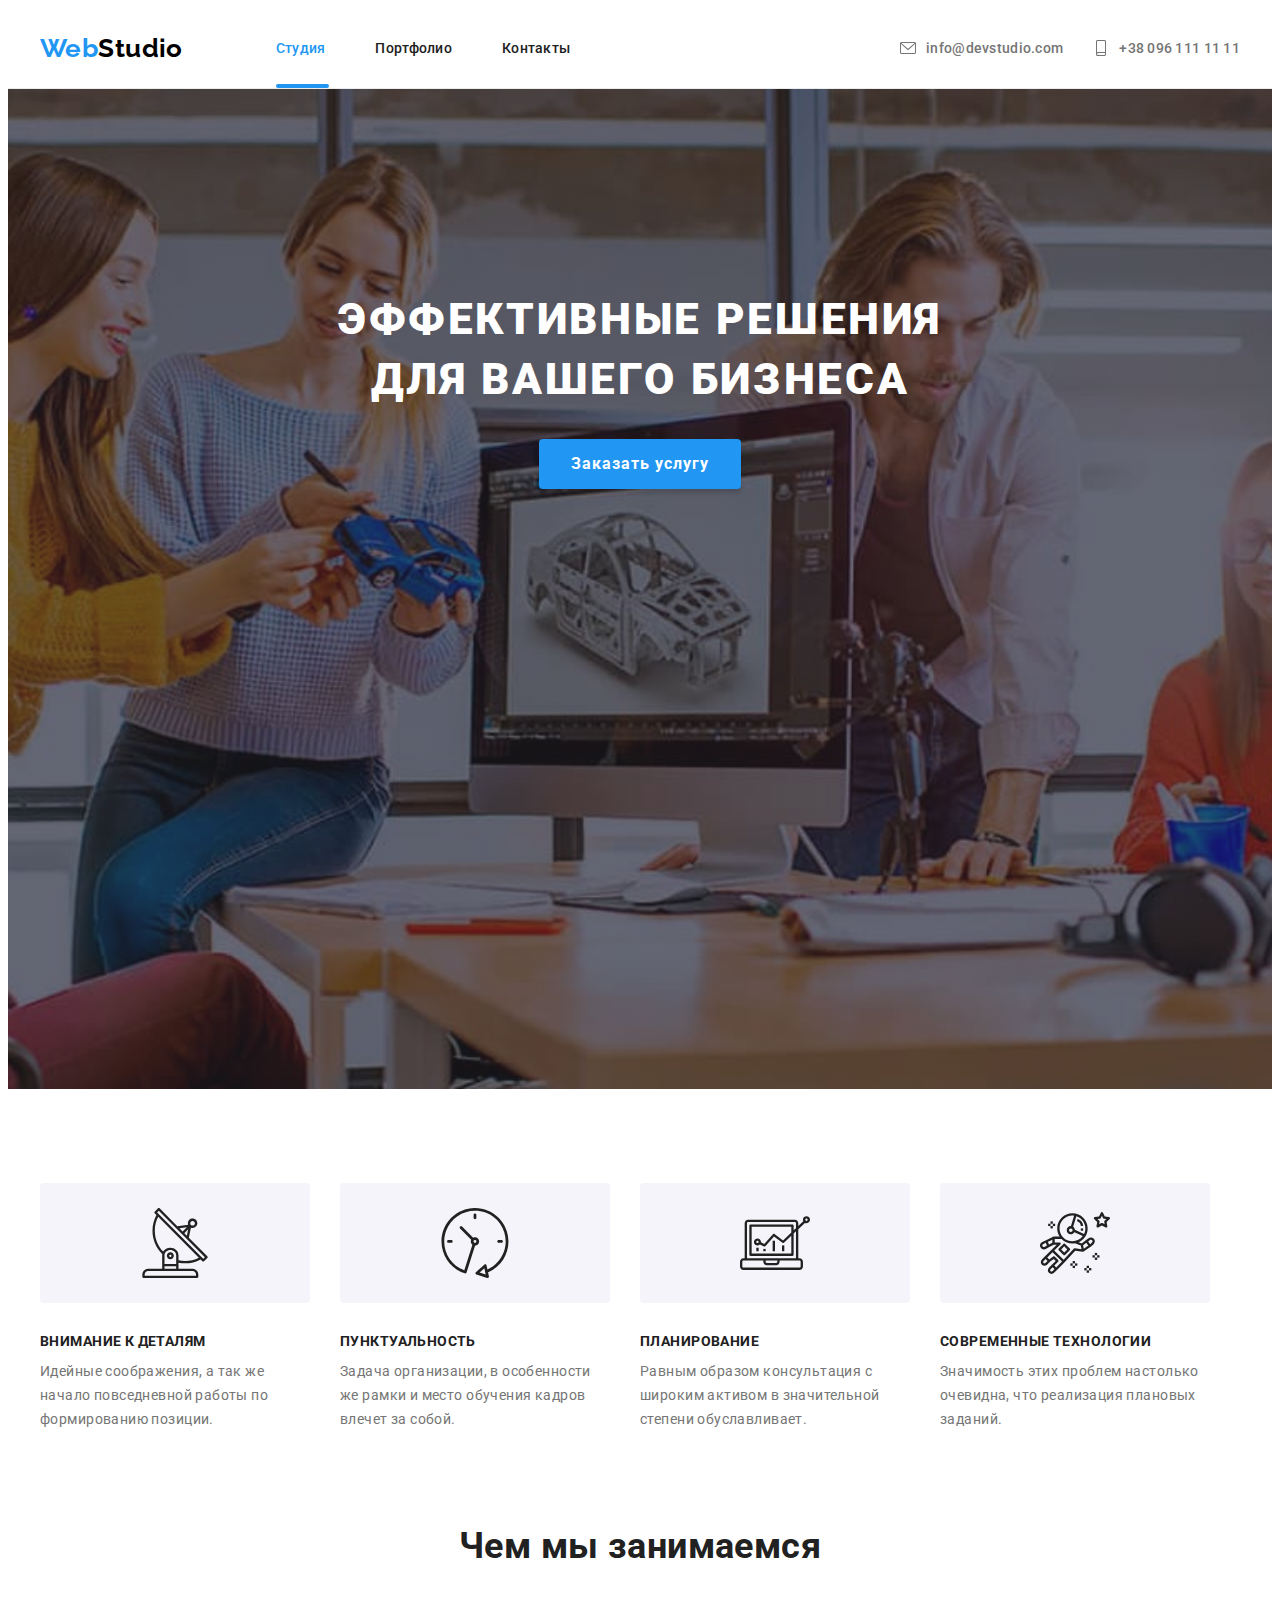
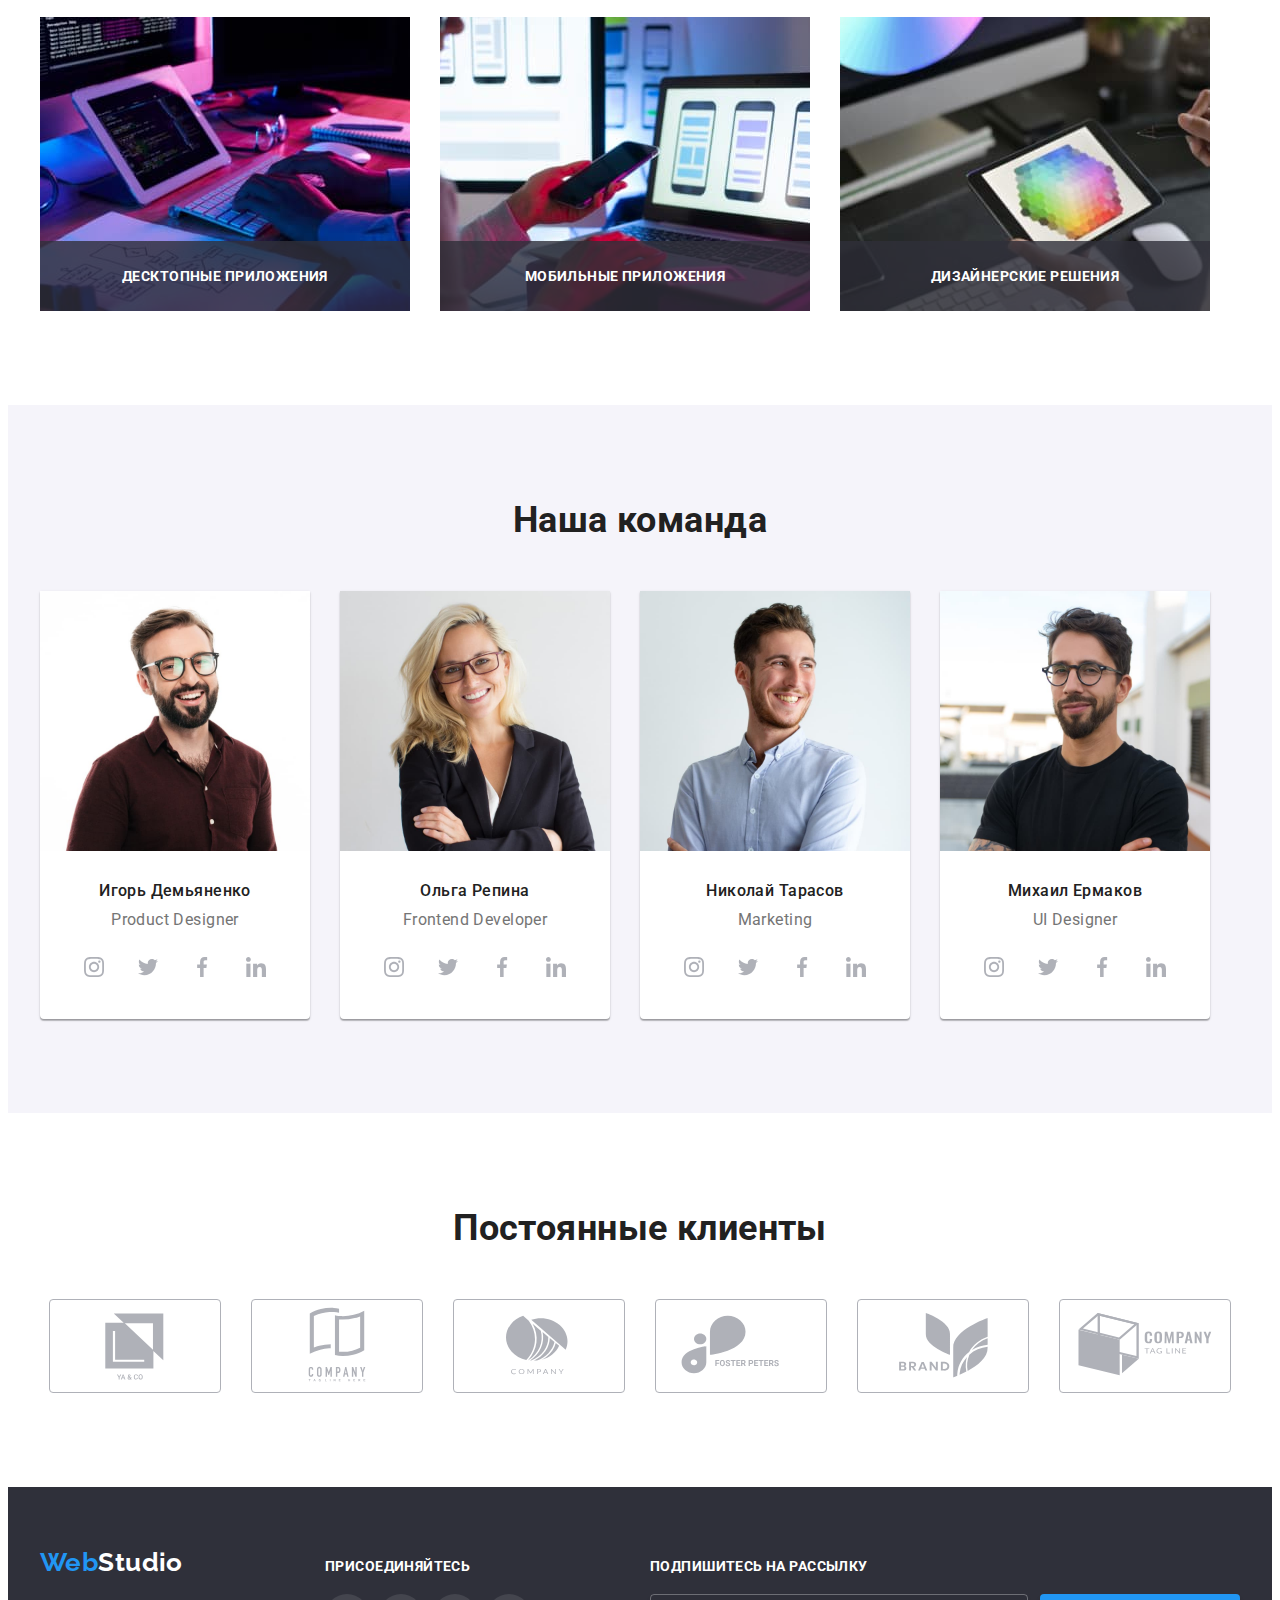
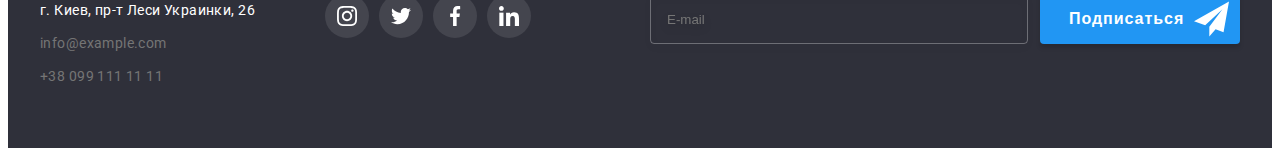
<file: index.html>
<!DOCTYPE html>
<html lang="ru">
  <head>
    <meta charset="UTF-8" />
    <meta http-equiv="X-UA-Compatible" content="IE=edge" />
    <meta name="viewport" content="width=device-width, initial-scale=1.0" />
    <title>WebStudio</title>
    <!-- !Normalize -->
    <link
      rel="stylesheet"
      href="https://cdnjs.cloudflare.com/ajax/libs/modern-normalize/1.1.0/modern-normalize.min.css"
      integrity="sha512-wpPYUAdjBVSE4KJnH1VR1HeZfpl1ub8YT/NKx4PuQ5NmX2tKuGu6U/JRp5y+Y8XG2tV+wKQpNHVUX03MfMFn9Q=="
      crossorigin="anonymous"
      referrerpolicy="no-referrer"
    />
    <link rel="preconnect" href="https://fonts.googleapis.com" />
    <link rel="preconnect" href="https://fonts.gstatic.com" crossorigin />
    <link
      href="https://fonts.googleapis.com/css2?family=Raleway:wght@700&family=Roboto:wght@400;500;700;900&display=swap"
      rel="stylesheet"
    />
    <link rel="stylesheet" href="./css/main.min.css" />
  </head>
  <body>
    <!-- ! header -->
    <header class="header">
      <div class="container flex_container">
        <a href="./index.html" class="Web logo">Web<span class="Studio">Studio</span></a>
        <!-- * header-nav  -->
        <nav class="header-nav">
          <ul class="header-nav__list list">
            <li class="header-nav__item">
              <a href="./index.html" class="header-nav__link current">Студия</a>
              <div class="current_page"></div>
            </li>
            <li class="header-nav__item">
              <a href="./portfolio.html" class="header-nav__link">Портфолио</a>
            </li>
            <li class="header-nav__item">
              <a href="#" class="header-nav__link">Контакты</a>
            </li>
          </ul>
        </nav>
        <!-- header-contacts -->
        <ul class="header-contacts__list list">
          <li class="header-contacts__item">
            <a href="mailto:info@devstudio.com" class="header-contacts__link">
              <svg class="header-contacts__icon">
                <use href="./images/symbol-defs.svg#icon-envelope"></use>
              </svg>
              info@devstudio.com
            </a>
          </li>

          <li>
            <a href="tel:+380961111111" class="header-contacts__link">
              <svg class="header-contacts__icon">
                <use href="./images/symbol-defs.svg#icon-smartphone"></use>
              </svg>
              +38 096 111 11 11
            </a>
          </li>
        </ul>
      </div>
    </header>

    <!-- ! main -->
    <main>
      <section class="main">
        <div class="container">
          <h1 class="main_tittle">Эффективные решения для вашего бизнеса</h1>
          <!-- * button -->
          <button type="button" class="main__button" data-modal-open>Заказать услугу</button>

          <!-- ? ======###### modal js #######======= -->
          <div class="backdrop is-hidden" data-modal>
            <div class="modal">
              <p class="modal__title">Оставьте свои данные, мы вам перезвоним</p>
              <form class="modal__form">
                <label class="modal-label">
                  <span class="modal-label__text"> Имя </span>
                  <input
                    type="text"
                    name="username"
                    class="modal-label__input"
                    required
                    minlength="3"
                  />
                  <svg class="modal-label__icon">
                    <use href="./images/icon.svg#icon-person"></use>
                  </svg>
                </label>
                <label class="modal-label">
                  <span class="modal-label__text"> Телефон </span>
                  <input
                    type="tel"
                    name="number"
                    class="modal-label__input"
                    required
                    minlength="7"
                  />
                  <svg class="modal-label__icon">
                    <use href="./images/icon.svg#icon-phone"></use>
                  </svg>
                </label>
                <label class="modal-label">
                  <span class="modal-label__text"> Почта </span>
                  <input type="email" name="user-mail" class="modal-label__input" required />
                  <svg class="modal-label__icon">
                    <use href="./images/icon.svg#icon-email"></use>
                  </svg>
                </label>
                <label class="modal-label modal-label-last">
                  <span class="modal-label__text">Комментарий</span>
                  <textarea
                    name="feedback"
                    id="feedback"
                    cols="30"
                    rows="10"
                    placeholder="Введите текст"
                    class="modal__feedback"
                  ></textarea>
                </label>
                <div class="modal-checkbox__container">
                  <input
                    type="checkbox"
                    class="modal-checkbox__checkbox"
                    id="checkbox"
                    name="checkbox"
                  />
                  <label for="checkbox" class="modal-checkbox__label">
                    <p class="modal-checkbox__text">
                      Соглашаюсь с рассылкой и принимаю
                      <a href="#" class="modal-checkbox__link">Условия договора</a>
                    </p>
                  </label>
                </div>
                <button type="submit" class="modal__submit">Отправить</button>
              </form>
              <button class="modal__closeBtn" data-modal-close>
                <svg class="modal_closeBtnIcon">
                  <use href="./images/icon.svg#icon-close-button"></use>
                </svg>
              </button>
            </div>
          </div>
        </div>
      </section>

      <!-- * traits section -->
      <section class="section">
        <div class="container">
          <h2 class="visually-hidden">text</h2>
          <ul class="main-traits__list">
            <li>
              <div class="main-traits__svgContainer">
                <svg class="main-traits__icon">
                  <use href="./images/symbol-defs.svg#icon-antenna"></use>
                </svg>
              </div>
              <h3 class="main-traits__title">Внимание к деталям</h3>
              <p class="main-traits__subtitle">
                Идейные соображения, а так же начало повседневной работы по формированию позиции.
              </p>
            </li>
            <li>
              <div class="main-traits__svgContainer">
                <svg class="main-traits__icon">
                  <use href="./images/symbol-defs.svg#icon-clock"></use>
                </svg>
              </div>
              <h3 class="main-traits__title">Пунктуальность</h3>
              <p class="main-traits__subtitle">
                Задача организации, в особенности же рамки и место обучения кадров влечет за собой.
              </p>
            </li>

            <li>
              <div class="main-traits__svgContainer">
                <svg class="main-traits__icon">
                  <use href="./images/symbol-defs.svg#icon-diagram"></use>
                </svg>
              </div>
              <h3 class="main-traits__title">Планирование</h3>
              <p class="main-traits__subtitle">
                Равным образом консультация с широким активом в значительной степени обуславливает.
              </p>
            </li>

            <li>
              <div class="main-traits__svgContainer">
                <svg class="main-traits__icon">
                  <use href="./images/symbol-defs.svg#icon-astronaut"></use>
                </svg>
              </div>
              <h3 class="main-traits__title">Современные технологии</h3>
              <p class="main-traits__subtitle">
                Значимость этих проблем настолько очевидна, что реализация плановых заданий.
              </p>
            </li>
          </ul>
        </div>
      </section>

      <!-- * what are we doing section -->
      <section class="main-wawd section">
        <div class="container">
          <h2 class="main-wawd__title">Чем мы занимаемся</h2>
          <ul class="main-wawd__list list">
            <li class="main-wawd__item">
              <img src="./images/work1.jpg" alt="work_pic1" width="370" height="294" />
              <p class="main-wawd__description">Десктопные приложения</p>
            </li>

            <li class="main-wawd__item">
              <img src="./images/work2.jpg" alt="work_pic2" width="370" height="294" />
              <p class="main-wawd__description">Мобильные приложения</p>
            </li>

            <li class="main-wawd__item">
              <img src="./images/work3.jpg" alt="work_pic3" width="370" height="294" />
              <p class="main-wawd__description">Дизайнерские решения</p>
            </li>
          </ul>
        </div>
      </section>

      <!--*our team section  -->
      <section class="main-team section">
        <div class="container">
          <h2 class="main-team__text">Наша команда</h2>
          <ul class="main-team__list">
            <!-- ! 1st -->
            <li class="main-team__item">
              <img src="./images/worker1.jpg" alt="Product_Designer" width="270" height="260" />
              <div class="main-team__textContainer">
                <h3 class="main-team__name">Игорь Демьяненко</h3>
                <p class="main-team__job">Product Designer</p>
                <ul class="main-team__linkslist">
                  <li>
                    <a href="https://www.instagram.com" class="main-team__link"
                      ><svg class="main-team__icon">
                        <use href="./images/symbol-defs.svg#icon-instagram"></use>
                      </svg>
                    </a>
                  </li>
                  <li>
                    <a href="https://twitter.com/?lang=ru" class="main-team__link">
                      <svg class="main-team__icon">
                        <use href="./images/symbol-defs.svg#icon-twitter"></use>
                      </svg>
                    </a>
                  </li>
                  <li>
                    <a href="https://uk-ua.facebook.com" class="main-team__link">
                      <svg class="main-team__icon">
                        <use href="./images/symbol-defs.svg#icon-facebook"></use>
                      </svg>
                    </a>
                  </li>
                  <li>
                    <a
                      href="https://www.linkedin.com/in/владислав-ульянеев-21a133240/"
                      class="main-team__link"
                    >
                      <svg class="main-team__icon">
                        <use href="./images/symbol-defs.svg#icon-linkedin"></use>
                      </svg>
                    </a>
                  </li>
                </ul>
              </div>
            </li>
            <!-- ! 2nd -->
            <li class="main-team__item">
              <img src="./images/worker2.jpg" alt="Frontend_Developer" width="270" height="260" />
              <div class="main-team__textContainer">
                <h3 class="main-team__name">Ольга Репина</h3>
                <p class="main-team__job">Frontend Developer</p>
                <ul class="main-team__linkslist">
                  <li>
                    <a href="https://www.instagram.com" class="main-team__link">
                      <svg class="main-team__icon">
                        <use href="./images/symbol-defs.svg#icon-instagram"></use>
                      </svg>
                    </a>
                  </li>
                  <li>
                    <a href="https://twitter.com/?lang=ru" class="main-team__link">
                      <svg class="main-team__icon">
                        <use href="./images/symbol-defs.svg#icon-twitter"></use>
                      </svg>
                    </a>
                  </li>
                  <li>
                    <a href="https://uk-ua.facebook.com" class="main-team__link">
                      <svg class="main-team__icon">
                        <use href="./images/symbol-defs.svg#icon-facebook"></use>
                      </svg>
                    </a>
                  </li>
                  <li>
                    <a
                      href="https://www.linkedin.com/in/владислав-ульянеев-21a133240/"
                      class="main-team__link"
                    >
                      <svg class="main-team__icon">
                        <use href="./images/symbol-defs.svg#icon-linkedin"></use>
                      </svg>
                    </a>
                  </li>
                </ul>
              </div>
            </li>
            <!-- ! 3rd -->
            <li class="main-team__item">
              <img src="./images/worker3.jpg" alt="Marketing" width="270" height="260" />
              <div class="main-team__textContainer">
                <h3 class="main-team__name">Николай Тарасов</h3>
                <p class="main-team__job">Marketing</p>
                <ul class="main-team__linkslist">
                  <li>
                    <a href="https://www.instagram.com" class="main-team__link"
                      ><svg class="main-team__icon">
                        <use href="./images/symbol-defs.svg#icon-instagram"></use>
                      </svg>
                    </a>
                  </li>
                  <li>
                    <a href="https://twitter.com/?lang=ru" class="main-team__link">
                      <svg class="main-team__icon">
                        <use href="./images/symbol-defs.svg#icon-twitter"></use>
                      </svg>
                    </a>
                  </li>
                  <li>
                    <a href="https://uk-ua.facebook.com" class="main-team__link">
                      <svg class="main-team__icon">
                        <use href="./images/symbol-defs.svg#icon-facebook"></use>
                      </svg>
                    </a>
                  </li>
                  <li>
                    <a
                      href="https://www.linkedin.com/in/владислав-ульянеев-21a133240/"
                      class="main-team__link"
                    >
                      <svg class="main-team__icon">
                        <use href="./images/symbol-defs.svg#icon-linkedin"></use>
                      </svg>
                    </a>
                  </li>
                </ul>
              </div>
            </li>
            <!-- ! 4th -->
            <li class="main-team__item">
              <img src="./images/worker4.jpg" alt="UI_Designer" width="270" height="260" />
              <div class="main-team__textContainer">
                <h3 class="main-team__name">Михаил Ермаков</h3>
                <p class="main-team__job">UI Designer</p>
                <ul class="main-team__linkslist">
                  <li>
                    <a href="https://www.instagram.com" class="main-team__link"
                      ><svg class="main-team__icon">
                        <use href="./images/symbol-defs.svg#icon-instagram"></use>
                      </svg>
                    </a>
                  </li>
                  <li>
                    <a href="https://twitter.com/?lang=ru" class="main-team__link">
                      <svg class="main-team__icon">
                        <use href="./images/symbol-defs.svg#icon-twitter"></use>
                      </svg>
                    </a>
                  </li>
                  <li>
                    <a href="https://uk-ua.facebook.com" class="main-team__link">
                      <svg class="main-team__icon">
                        <use href="./images/symbol-defs.svg#icon-facebook"></use>
                      </svg>
                    </a>
                  </li>
                  <li>
                    <a
                      href="https://www.linkedin.com/in/владислав-ульянеев-21a133240/"
                      class="main-team__link"
                    >
                      <svg class="main-team__icon">
                        <use href="./images/symbol-defs.svg#icon-linkedin"></use>
                      </svg>
                    </a>
                  </li>
                </ul>
              </div>
            </li>
          </ul>
        </div>
      </section>

      <!--*customers section -->
      <section class="section">
        <div class="container">
          <h2 class="main-customers__title">Постоянные клиенты</h2>
          <ul class="main-customers__list">
            <li>
              <a href="#" class="main-customers__link">
                <svg class="main-customers__icon">
                  <use href="./images/symbol-defs.svg#icon-logo-1"></use>
                </svg>
              </a>
            </li>
            <li>
              <a href="#" class="main-customers__link">
                <svg class="main-customers__icon">
                  <use href="./images/symbol-defs.svg#icon-logo-2"></use>
                </svg>
              </a>
            </li>
            <li>
              <a href="#" class="main-customers__link">
                <svg class="main-customers__icon">
                  <use href="./images/symbol-defs.svg#icon-logo-3"></use>
                </svg>
              </a>
            </li>
            <li>
              <a href="#" class="main-customers__link">
                <svg class="main-customers__icon">
                  <use href="./images/symbol-defs.svg#icon-logo-4"></use>
                </svg>
              </a>
            </li>
            <li>
              <a href="#" class="main-customers__link">
                <svg class="main-customers__icon">
                  <use href="./images/symbol-defs.svg#icon-logo-5"></use>
                </svg>
              </a>
            </li>
            <li class="main-customers-item">
              <a href="#" class="main-customers__link">
                <svg class="main-customers__icon">
                  <use href="./images/symbol-defs.svg#icon-logo-6"></use>
                </svg>
              </a>
            </li>
          </ul>
        </div>
      </section>
    </main>

    <!-- ! footer -->
    <footer class="footer">
      <div class="container join-link-container">
        <!-- *address container-->
        <div>
          <a href="./index.html" class="footer_web webstudio"
            >Web<span class="footer_studio">Studio</span>
          </a>
          <!-- *##### address ##### -->
          <address>
            <ul>
              <!-- *footer map -->
              <li class="footer__contacts">
                <a
                  href="https://goo.gl/maps/mLrUPEMYMxBehZcJ7"
                  target="_blank"
                  rel="noopener nofollow"
                  class="footer__map"
                  >г. Киев, пр-т Леси Украинки, 26
                </a>
              </li>
              <li class="footer__contacts">
                <a href="mailto:info@example.com" class="footer__contacts">info@example.com</a>
              </li>
              <li class="footer__contacts">
                <a href="tel:+38099111111" class="footer__contacts">+38 099 111 11 11 </a>
              </li>
            </ul>
          </address>
        </div>
        <!-- *join container -->
        <div class="footer-join">
          <p class="footer-join__text">Присоединяйтесь</p>
          <ul class="main-team__linkslist">
            <li class="main-team__icon-item footer-join__item">
              <a href="https://www.instagram.com" class="main-team__link footer-join__link">
                <svg class="main-team__icon">
                  <use href="./images/symbol-defs.svg#icon-instagram"></use>
                </svg>
              </a>
            </li>
            <li class="main-team__icon-item footer-join__item">
              <a href="https://twitter.com/?lang=ru" class="main-team__link footer-join__link">
                <svg class="main-team__icon">
                  <use href="./images/symbol-defs.svg#icon-twitter"></use>
                </svg>
              </a>
            </li>
            <li class="main-team__icon-item footer-join__item">
              <a href="https://uk-ua.facebook.com" class="main-team__link footer-join__link">
                <svg class="main-team__icon">
                  <use href="./images/symbol-defs.svg#icon-facebook"></use>
                </svg>
              </a>
            </li>
            <li class="main-team__icon-item footer-join__item">
              <a
                href="https://www.linkedin.com/in/владислав-ульянеев-21a133240/"
                class="main-team__link footer-join__link"
              >
                <svg class="main-team__icon">
                  <use href="./images/symbol-defs.svg#icon-linkedin"></use>
                </svg>
              </a>
            </li>
          </ul>
        </div>
        <!-- *subscription container -->
        <div class="footer-subscription">
          <p class="footer-subscription__title">Подпишитесь на рассылку</p>
          <form>
            <label class="footer-subscription__label">
              <input
                type="email"
                name="subscr-email"
                placeholder="E-mail"
                required
                class="footer-subscription__input"
              />
              <button class="footer-subscription__button">
                Подписаться
                <svg class="footer-subscription__icon">
                  <use href="./images/icon.svg#icon-send"></use>
                </svg>
              </button>
            </label>
          </form>
        </div>
      </div>
    </footer>

    <!-- ! ##### js script ##### ! -->
    <script src="./js/modal.js"></script>
  </body>
</html>
</file>
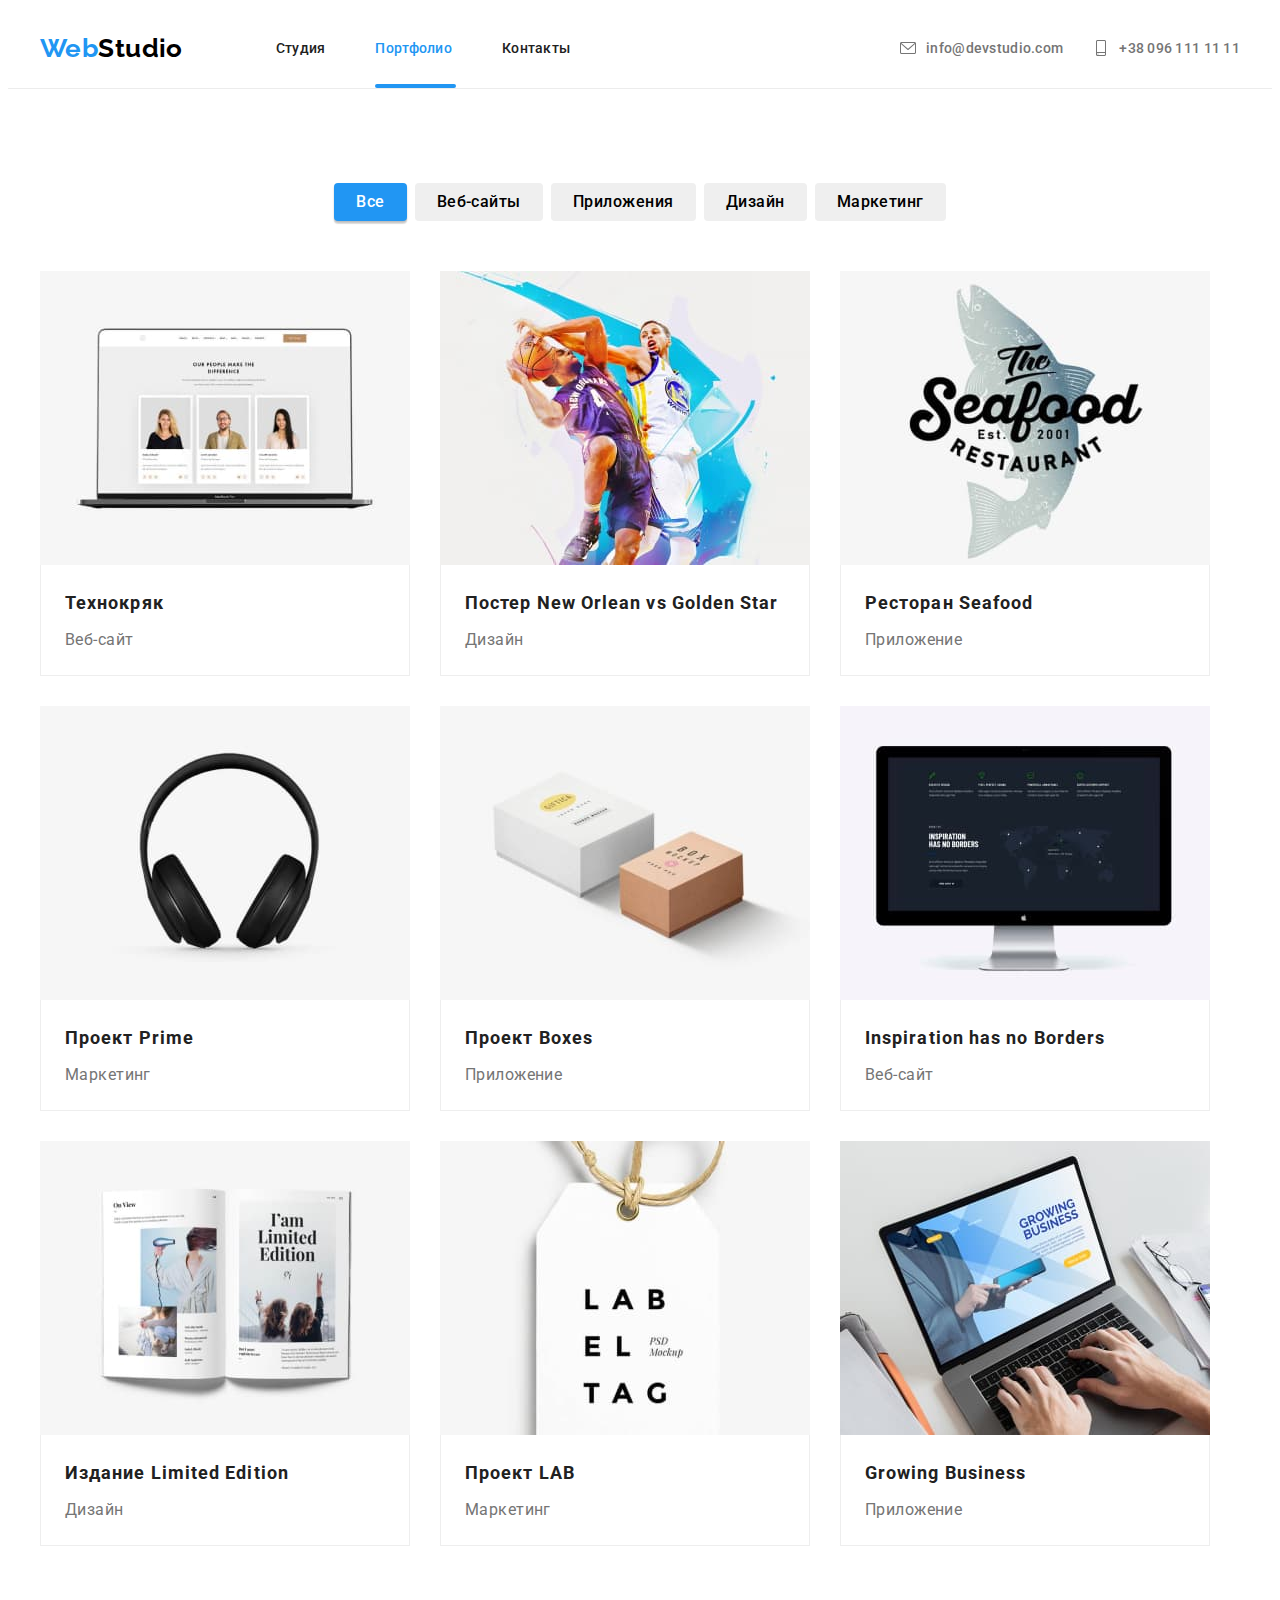
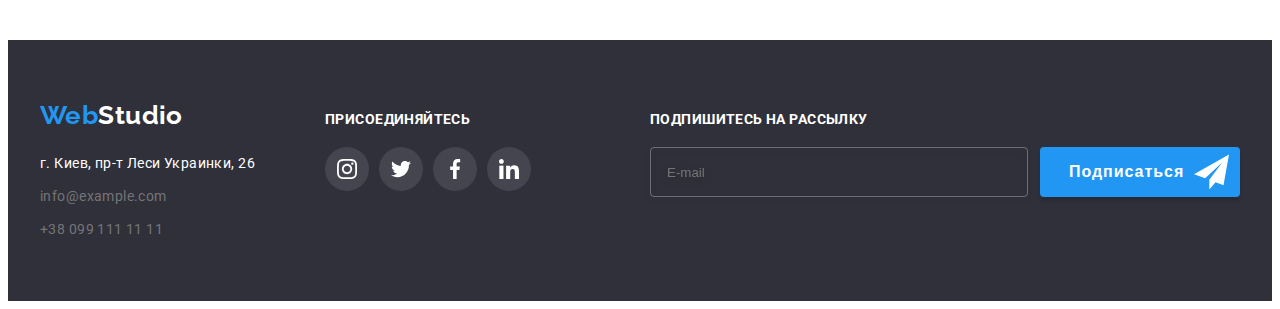
<file: portfolio.html>
<!DOCTYPE html>
<html lang="ru">
  <head>
    <meta charset="UTF-8" />
    <meta http-equiv="X-UA-Compatible" content="IE=edge" />
    <meta name="viewport" content="width=device-width, initial-scale=1.0" />
    <title>WebStudio</title>
    <!-- !Normalize -->
    <link
      rel="stylesheet"
      href="https://cdnjs.cloudflare.com/ajax/libs/modern-normalize/1.1.0/modern-normalize.min.css"
      integrity="sha512-wpPYUAdjBVSE4KJnH1VR1HeZfpl1ub8YT/NKx4PuQ5NmX2tKuGu6U/JRp5y+Y8XG2tV+wKQpNHVUX03MfMFn9Q=="
      crossorigin="anonymous"
      referrerpolicy="no-referrer"
    />
    <link rel="preconnect" href="https://fonts.googleapis.com" />
    <link rel="preconnect" href="https://fonts.gstatic.com" crossorigin />
    <link
      href="https://fonts.googleapis.com/css2?family=Raleway:wght@700&family=Roboto:wght@400;500;700;900&display=swap"
      rel="stylesheet"
    />
    <link rel="stylesheet" href="./css/main.min.css" />
    <!-- <link rel="stylesheet" href="./css/main.min.css" /> -->
  </head>
  <body>
    <!-- ! header -->
    <header class="header">
      <div class="container flex_container">
        <a href="./index.html" class="Web logo">Web<span class="Studio">Studio</span></a>
        <!-- * header-nav  -->
        <nav class="header-nav">
          <ul class="header-nav__list list">
            <li class="header-nav__item">
              <a href="./index.html" class="header-nav__link">Студия</a>
            </li>
            <li class="header-nav__item">
              <a href="./portfolio.html" class="header-nav__link current">Портфолио</a>
              <div class="current_page"></div>
            </li>
            <li class="header-nav__item">
              <a href="#" class="header-nav__link">Контакты</a>
            </li>
          </ul>
        </nav>
        <!-- header-contacts -->
        <ul class="header-contacts__list list">
          <li class="header-contacts__item">
            <a href="mailto:info@devstudio.com" class="header-contacts__link">
              <svg class="header-contacts__icon">
                <use href="./images/symbol-defs.svg#icon-envelope"></use>
              </svg>
              info@devstudio.com
            </a>
          </li>

          <li>
            <a href="tel:+380961111111" class="header-contacts__link">
              <svg class="header-contacts__icon">
                <use href="./images/symbol-defs.svg#icon-smartphone"></use>
              </svg>
              +38 096 111 11 11
            </a>
          </li>
        </ul>
      </div>
    </header>
    <!-- ! main -->
    <main>
      <section class="section">
        <div class="container">
          <h1 class="visually-hidden">text</h1>
          <!-- * filter btn sect -->
          <ul class="filter-list">
            <li>
              <button type="button" class="filter-list__button current_btn">Все</button>
            </li>
            <li>
              <button type="button" class="filter-list__button">Веб-сайты</button>
            </li>
            <li>
              <button type="button" class="filter-list__button">Приложения</button>
            </li>
            <li>
              <button type="button" class="filter-list__button">Дизайн</button>
            </li>
            <li>
              <button type="button" class="filter-list__button">Маркетинг</button>
            </li>
          </ul>
          <!-- * img sect -->
          <ul class="filter-img">
            <!-- ! 1st -->
            <li>
              <a href="#" class="filter-img__link">
                <div class="filter-img__overlaySquare">
                  <img src="./images/portfolio/img1.jpg" alt="portfolio_pic" />
                  <div class="overlay">
                    <p class="overlay__text">
                      Ресурс предлагает комплексные предложения с разным уровнем функционала и
                      сервисов. Всё это позволит посетителю получить исчерпывающие сведения о
                      компании или частном лице.
                    </p>
                  </div>
                </div>
                <div class="filter-img__descContainer">
                  <h2 class="filter-img__title">Технокряк</h2>
                  <p class="filter-img__subtitle">Веб-сайт</p>
                </div>
              </a>
            </li>
            <!-- ! 2nd -->
            <li>
              <a href="#" class="filter-img__link">
                <div class="filter-img__overlaySquare">
                  <img src="./images/portfolio/img2.jpg" alt="portfolio_pic" />
                  <div class="overlay">
                    <p class="overlay__text">
                      Lorem ipsum dolor sit amet consectetur adipisicing elit. Tenetur expedita
                      voluptas maxime accusamus, nam molestiae tempore placeat quia quaerat quidem
                      deserunt? Nam assumenda fuga deleniti quibusdam itaque magni veritatis hic.
                    </p>
                  </div>
                </div>
                <div class="filter-img__descContainer">
                  <h2 class="filter-img__title">Постер New Orlean vs Golden Star</h2>
                  <p class="filter-img__subtitle">Дизайн</p>
                </div>
              </a>
            </li>
            <!-- ! 3rd -->
            <li>
              <a href="#" class="filter-img__link">
                <div class="filter-img__overlaySquare">
                  <img src="./images/portfolio/img3.jpg" alt="portfolio_pic" />
                  <div class="overlay">
                    <p class="overlay__text">
                      Lorem ipsum dolor sit amet consectetur adipisicing elit. Expedita placeat
                      quasi, ipsa numquam possimus sed blanditiis dignissimos vel nesciunt nemo
                      consequatur quas non fugit facilis!
                    </p>
                  </div>
                </div>
                <div class="filter-img__descContainer">
                  <h2 class="filter-img__title">Ресторан Seafood</h2>
                  <p class="filter-img__subtitle">Приложение</p>
                </div>
              </a>
            </li>
            <!-- ! 4th -->
            <li>
              <a href="#" class="filter-img__link">
                <div class="filter-img__overlaySquare">
                  <img src="./images/portfolio/img4.jpg" alt="portfolio_pic" />
                  <div class="overlay">
                    <p class="overlay__text">
                      Lorem ipsum dolor, sit amet consectetur adipisicing elit. Odio, mollitia!
                    </p>
                  </div>
                </div>

                <div class="filter-img__descContainer">
                  <h2 class="filter-img__title">Проект Prime</h2>
                  <p class="filter-img__subtitle">Маркетинг</p>
                </div>
              </a>
            </li>
            <!-- ! 5th -->
            <li>
              <a href="#" class="filter-img__link">
                <div class="filter-img__overlaySquare">
                  <img src="./images/portfolio/img5.jpg" alt="portfolio_pic" />
                  <div class="overlay">
                    <p class="overlay__text">
                      Lorem ipsum dolor sit amet consectetur, adipisicing elit. Ipsa nisi aperiam
                      iure eius, doloremque dicta voluptatibus aliquid?
                    </p>
                  </div>
                </div>
                <div class="filter-img__descContainer">
                  <h2 class="filter-img__title">Проект Boxes</h2>
                  <p class="filter-img__subtitle">Приложение</p>
                </div>
              </a>
            </li>
            <!-- ! 6th -->
            <li>
              <a href="#" class="filter-img__link">
                <div class="filter-img__overlaySquare">
                  <img src="./images/portfolio/img6.jpg" alt="portfolio_pic" />
                  <div class="overlay">
                    <p class="overlay__text">
                      Lorem ipsum dolor sit amet consectetur adipisicing elit. Quam velit quasi
                      iure, nulla facere eos.
                    </p>
                  </div>
                </div>
                <div class="filter-img__descContainer">
                  <h2 class="filter-img__title">Inspiration has no Borders</h2>
                  <p class="filter-img__subtitle">Веб-сайт</p>
                </div>
              </a>
            </li>
            <!-- ! 7th -->
            <li>
              <a href="#" class="filter-img__link">
                <div class="filter-img__overlaySquare">
                  <img src="./images/portfolio/img7.jpg" alt="portfolio_pic" />
                  <div class="overlay">
                    <p class="overlay__text">
                      Lorem ipsum dolor sit amet consectetur adipisicing elit. Quia quisquam ipsa
                      veritatis dolorum consequatur magni.
                    </p>
                  </div>
                </div>
                <div class="filter-img__descContainer">
                  <h2 class="filter-img__title">Издание Limited Edition</h2>
                  <p class="filter-img__subtitle">Дизайн</p>
                </div>
              </a>
            </li>
            <!-- ! 8th -->
            <li>
              <a href="#" class="filter-img__link">
                <div class="filter-img__overlaySquare">
                  <img src="./images/portfolio/img8.jpg" alt="portfolio_pic" />
                  <div class="overlay">
                    <p class="overlay__text">
                      Lorem ipsum dolor sit amet, consectetur adipisicing elit. Illum laboriosam
                      architecto dolore reiciendis obcaecati officia. Quibusdam molestias
                      necessitatibus deserunt rerum modi? Consequuntur inventore possimus, saepe
                      quam pariatur dolore!
                    </p>
                  </div>
                </div>
                <div class="filter-img__descContainer">
                  <h2 class="filter-img__title">Проект LAB</h2>
                  <p class="filter-img__subtitle">Маркетинг</p>
                </div>
              </a>
            </li>
            <!-- ! 9th -->
            <li>
              <a href="#" class="filter-img__link">
                <div class="filter-img__overlaySquare">
                  <img src="./images/portfolio/img9.jpg" alt="portfolio_pic" />
                  <div class="overlay">
                    <p class="overlay__text">
                      Lorem ipsum dolor sit amet consectetur adipisicing elit. Quaerat, sint?
                      Excepturi nesciunt facere delectus animi accusamus officiis cum omnis culpa,
                      eum, sapiente ex mollitia harum consequuntur maxime assumenda obcaecati
                      eligendi sed!
                    </p>
                  </div>
                </div>
                <div class="filter-img__descContainer">
                  <h2 class="filter-img__title">Growing Business</h2>
                  <p class="filter-img__subtitle">Приложение</p>
                </div>
              </a>
            </li>
          </ul>
        </div>
      </section>
    </main>
    <!-- ! footer -->
    <footer class="footer">
      <div class="container join-link-container">
        <!-- *address container-->
        <div>
          <a href="./index.html" class="footer_web webstudio"
            >Web<span class="footer_studio">Studio</span>
          </a>
          <!-- *##### address ##### -->
          <address>
            <ul>
              <!-- *footer map -->
              <li class="footer__contacts">
                <a
                  href="https://goo.gl/maps/mLrUPEMYMxBehZcJ7"
                  target="_blank"
                  rel="noopener nofollow"
                  class="footer__map"
                  >г. Киев, пр-т Леси Украинки, 26
                </a>
              </li>
              <li class="footer__contacts">
                <a href="mailto:info@example.com" class="footer__contacts">info@example.com</a>
              </li>
              <li class="footer__contacts">
                <a href="tel:+38099111111" class="footer__contacts">+38 099 111 11 11 </a>
              </li>
            </ul>
          </address>
        </div>
        <!-- *join container -->
        <div class="footer-join">
          <p class="footer-join__text">Присоединяйтесь</p>
          <ul class="main-team__linkslist">
            <li class="main-team__icon-item footer-join__item">
              <a href="https://www.instagram.com" class="main-team__link footer-join__link">
                <svg class="main-team__icon">
                  <use href="./images/symbol-defs.svg#icon-instagram"></use>
                </svg>
              </a>
            </li>
            <li class="main-team__icon-item footer-join__item">
              <a href="https://twitter.com/?lang=ru" class="main-team__link footer-join__link">
                <svg class="main-team__icon">
                  <use href="./images/symbol-defs.svg#icon-twitter"></use>
                </svg>
              </a>
            </li>
            <li class="main-team__icon-item footer-join__item">
              <a href="https://uk-ua.facebook.com" class="main-team__link footer-join__link">
                <svg class="main-team__icon">
                  <use href="./images/symbol-defs.svg#icon-facebook"></use>
                </svg>
              </a>
            </li>
            <li class="main-team__icon-item footer-join__item">
              <a
                href="https://www.linkedin.com/in/владислав-ульянеев-21a133240/"
                class="main-team__link footer-join__link"
              >
                <svg class="main-team__icon">
                  <use href="./images/symbol-defs.svg#icon-linkedin"></use>
                </svg>
              </a>
            </li>
          </ul>
        </div>
        <!-- *subscription container -->
        <div class="footer-subscription">
          <p class="footer-subscription__title">Подпишитесь на рассылку</p>
          <form>
            <label class="footer-subscription__label">
              <input
                type="email"
                name="subscr-email"
                placeholder="E-mail"
                required
                class="footer-subscription__input"
              />
              <button class="footer-subscription__button">
                Подписаться
                <svg class="footer-subscription__icon">
                  <use href="./images/icon.svg#icon-send"></use>
                </svg>
              </button>
            </label>
          </form>
        </div>
      </div>
    </footer>
  </body>
</html>
</file>
<file: css/main.min.css>
@import"/sass/utils/_vars.scss";body{font-family:"Roboto",sans-serif;font-size:14px;letter-spacing:.03em;color:#212121;background-color:#fff}h1,h2,h3,h4,h5,h6,p{margin:0}ul{list-style:none;margin:0;padding:0}label{position:relative}img{display:block;max-width:100%;height:auto}a{text-decoration:none}svg{fill:currentColor}.svg{fill:#757575}.svg:hover{fill:#2196f3}address{font-style:normal}.visually-hidden{position:absolute;width:1px;height:1px;margin:-1px;border:0;padding:0;white-space:nowrap;-webkit-clip-path:inset(100%);clip-path:inset(100%);clip:rect(0 0 0 0);overflow:hidden}.list{list-style:none;padding-left:0;margin:0}.current_page{position:absolute;bottom:0;width:100%;border:2px solid #2196f3;border-radius:2px}.container{width:1200px;margin:0 auto;padding:0 15px}.flex_container{display:-webkit-box;display:-ms-flexbox;display:flex;-webkit-box-align:center;-ms-flex-align:center;align-items:center}.join-link-container{display:-webkit-box;display:-ms-flexbox;display:flex;-webkit-box-align:baseline;-ms-flex-align:baseline;align-items:baseline}.section{padding-top:94px;padding-bottom:94px}.header{height:80px;border-bottom:1px solid #ececec}.Web{font-family:"Raleway";font-weight:700;font-size:26px;line-height:1.1923076923;color:#2196f3}.logo{font-style:normal}.Studio{color:#000}.header-nav{margin-left:93px}.header-nav__list{display:-webkit-box;display:-ms-flexbox;display:flex}.header-nav__item{position:relative}.header-nav__item:not(:first-child){margin-left:50px}.header-nav__link{font-weight:500;font-size:14px;line-height:1.1428571429;letter-spacing:.02em;padding:32px 0;display:block;color:#212121;-webkit-transition-property:color;transition-property:color;-webkit-transition-duration:250ms;transition-duration:250ms;-webkit-transition-timing-function:cubic-bezier(0.4, 0, 0.2, 1);transition-timing-function:cubic-bezier(0.4, 0, 0.2, 1)}.header-nav__link:hover{color:#2196f3}.header-nav__link:focus{color:#2196f3}.header-contacts__list{display:-webkit-box;display:-ms-flexbox;display:flex;margin-left:auto}.header-contacts__item{margin-right:30px}.header-contacts__link{display:-webkit-box;display:-ms-flexbox;display:flex;-webkit-box-align:center;-ms-flex-align:center;align-items:center;padding:32px 0;font-weight:500;line-height:16px;letter-spacing:.02em;color:#757575;-webkit-transition-property:color;transition-property:color;-webkit-transition-duration:250ms;transition-duration:250ms;-webkit-transition-timing-function:cubic-bezier(0.4, 0, 0.2, 1);transition-timing-function:cubic-bezier(0.4, 0, 0.2, 1)}.header-contacts__link:hover,.header-contacts__link:focus{color:#2196f3}.header-contacts__icon{width:16px;height:16px;margin-right:10px;fill:currentColor}.main{max-width:1600px;height:600px;margin:0 auto;padding:200px 0;text-align:center;background-color:#2f303a;background-image:-webkit-gradient(linear, left top, right top, from(rgba(47, 48, 58, 0.4)), to(rgba(47, 48, 58, 0.4))),url(../images/main_bg_pic.jpg);background-image:linear-gradient(to right, rgba(47, 48, 58, 0.4), rgba(47, 48, 58, 0.4)),url(../images/main_bg_pic.jpg);background-repeat:no-repeat;background-position:center;background-size:cover}.main_tittle{width:696px;margin:0 auto;font-weight:900;font-size:44px;line-height:1.3636363636;text-align:center;letter-spacing:.06em;text-transform:uppercase;color:#fff}.main__button{min-width:200px;padding:10px 32px;margin-top:30px;border:none;-webkit-box-shadow:0px 4px 4px rgba(0,0,0,.15);box-shadow:0px 4px 4px rgba(0,0,0,.15);border-radius:4px;font-family:"Roboto";font-weight:700;font-size:16px;line-height:1.875;-webkit-box-align:center;-ms-flex-align:center;align-items:center;text-align:center;letter-spacing:.06em;color:#fff;background-color:#2196f3;cursor:pointer;-webkit-transition-property:color,background-color,-webkit-box-shadow;transition-property:color,background-color,-webkit-box-shadow;transition-property:color,background-color,box-shadow;transition-property:color,background-color,box-shadow,-webkit-box-shadow;-webkit-transition-duration:250ms;transition-duration:250ms;-webkit-transition-timing-function:cubic-bezier(0.4, 0, 0.2, 1);transition-timing-function:cubic-bezier(0.4, 0, 0.2, 1)}.main__button:hover,.main__button:focus{color:#fff;background-color:#0a85eb;outline:none;-webkit-box-shadow:0 0 0 1.5px #2196f3;box-shadow:0 0 0 1.5px #2196f3}.backdrop{position:fixed;top:0;left:0;width:100%;height:100%;z-index:100000;background-color:rgba(0,0,0,.2);-webkit-transition-property:opacity;transition-property:opacity;-webkit-transition-duration:250ms;transition-duration:250ms;-webkit-transition-timing-function:cubic-bezier(0.4, 0, 0.2, 1);transition-timing-function:cubic-bezier(0.4, 0, 0.2, 1)}.backdrop.is-hidden{opacity:0;pointer-events:none}.modal{position:absolute;top:50%;left:50%;-webkit-transform:translate(-50%, -50%);transform:translate(-50%, -50%);width:528px;height:581px;padding:40px;padding-top:30px;color:#000;background-color:#fff}.modal__title{font-size:20px;font-weight:700;line-height:1.15;margin-bottom:12px;color:#000}.modal__form{position:relative;display:-webkit-box;display:-ms-flexbox;display:flex;-webkit-box-orient:vertical;-webkit-box-direction:normal;-ms-flex-direction:column;flex-direction:column;text-align:start;-webkit-box-align:center;-ms-flex-align:center;align-items:center}.modal-label{margin-bottom:10px}.modal-label:focus-within .modal-label__icon{color:#2196f3}.modal-label:hover .modal-label__icon{color:#2196f3}.modal-label__last{margin-bottom:20px}.modal-label__text{font-size:12px;line-height:1.1666666667;letter-spacing:.01em;padding-right:100%;color:#757575}.modal-label__input{width:448px;height:40px;margin-top:4px;padding-left:40px;outline:none;border:1px solid rgba(33,33,33,.2);border-radius:4px;-webkit-transition-property:border-color;transition-property:border-color;-webkit-transition-duration:250ms;transition-duration:250ms;-webkit-transition-timing-function:cubic-bezier(0.4, 0, 0.2, 1);transition-timing-function:cubic-bezier(0.4, 0, 0.2, 1)}.modal-label__input:hover{border-color:#2196f3}.modal-label__input:focus{border-color:#2196f3}.modal-label__icon{position:absolute;top:32px;left:15px;width:18px;height:18px;fill:#757575;-webkit-transition:color 250ms cubic-bezier(0.4, 0, 0.2, 1);transition:color 250ms cubic-bezier(0.4, 0, 0.2, 1)}.modal__feedback{width:448px;height:138px;padding-left:16px;padding-top:12px;margin-top:4px;outline:none;border-radius:4px;border:1px solid rgba(33,33,33,.2);resize:none;-webkit-transition:border-color 250ms cubic-bezier(0.4, 0, 0.2, 1);transition:border-color 250ms cubic-bezier(0.4, 0, 0.2, 1)}.modal__feedback:hover{border-color:#2196f3}.modal__feedback:focus{border-color:#2196f3}.modal-checkbox__container{display:-webkit-box;display:-ms-flexbox;display:flex;-webkit-box-orient:horizontal;-webkit-box-direction:reverse;-ms-flex-direction:row-reverse;flex-direction:row-reverse;margin-bottom:30px}.modal-checkbox__checkbox{z-index:-1;opacity:0;-webkit-transition-property:fill,border-color,background-color;transition-property:fill,border-color,background-color;-webkit-transition-duration:250ms;transition-duration:250ms;-webkit-transition-timing-function:cubic-bezier(0.4, 0, 0.2, 1);transition-timing-function:cubic-bezier(0.4, 0, 0.2, 1)}.modal-checkbox__checkbox+.modal-checkbox__label{display:-webkit-inline-box;display:-ms-inline-flexbox;display:inline-flex;-webkit-box-align:center;-ms-flex-align:center;align-items:center;-webkit-user-select:none;-moz-user-select:none;-ms-user-select:none;user-select:none}.modal-checkbox__checkbox+.modal-checkbox__label::before{content:"";display:inline-block;-webkit-box-align:center;-ms-flex-align:center;align-items:center;width:18px;height:18px;-ms-flex-negative:0;flex-shrink:0;-webkit-box-flex:0;-ms-flex-positive:0;flex-grow:0;border:1px solid #adb5bd;border-radius:.25em;margin-right:.5em;background-repeat:no-repeat;background-position:center center;background-size:50% 50%;-webkit-transition-property:fill,border-color,background-color;transition-property:fill,border-color,background-color;-webkit-transition-duration:250ms;transition-duration:250ms;-webkit-transition-timing-function:cubic-bezier(0.4, 0, 0.2, 1);transition-timing-function:cubic-bezier(0.4, 0, 0.2, 1)}.modal-checkbox__checkbox:checked+.modal-checkbox__label::before{border-color:#0b76ef;background-color:#0b76ef;background-image:url("data:image/svg+xml,%3csvg xmlns='http://www.w3.org/2000/svg' viewBox='0 0 8 8'%3e%3cpath fill='%23fff' d='M6.564.75l-3.59 3.612-1.538-1.55L0 4.26 2.974 7.25 8 2.193z'/%3e%3c/svg%3e")}.modal-checkbox__checkbox:not(:disabled):not(:checked)+label:hover::before{border-color:#2196f3}.modal-checkbox__checkbox:not(:disabled):active+label::before{background-color:#b3d7ff;border-color:#b3d7ff}.modal-checkbox__checkbox:focus+label::before{-webkit-box-shadow:0 0 0 .2rem rgba(0,123,255,.25);box-shadow:0 0 0 .2rem rgba(0,123,255,.25)}.modal-checkbox__checkbox:focus:not(:checked)+label::before{border-color:#80bdff}.modal-checkbox__checkbox:disabled+label::before{background-color:#e9ecef}.modal-checkbox__text{line-height:1.7142857143;color:#757575}.modal-checkbox__link{line-height:1.7142857143;-webkit-text-decoration-line:underline;text-decoration-line:underline;color:#2196f3}.modal__closeBtn{position:absolute;display:-webkit-box;display:-ms-flexbox;display:flex;-webkit-box-align:center;-ms-flex-align:center;align-items:center;top:8px;right:8px;width:30px;height:30px;cursor:pointer;border:1px solid rgba(0,0,0,.1);border-radius:50%;background-color:#fff}.modal_closeBtnIcon{width:18px;height:18px;-webkit-transition-property:color;transition-property:color;-webkit-transition-duration:250ms;transition-duration:250ms;-webkit-transition-timing-function:cubic-bezier(0.4, 0, 0.2, 1);transition-timing-function:cubic-bezier(0.4, 0, 0.2, 1)}.modal__closeBtn:hover,.modal__closeBtn:focus{color:#2196f3}.modal__submit{width:200px;height:50px;border-radius:4px;border:none;-webkit-box-shadow:0px 4px 4px rgba(0,0,0,.15);box-shadow:0px 4px 4px rgba(0,0,0,.15);cursor:pointer;font-family:"Roboto";font-style:normal;font-weight:700;font-size:16px;line-height:1.875;letter-spacing:.06em;color:#fff;background-color:#188ce8;-webkit-transition-property:color,background-color,-webkit-box-shadow;transition-property:color,background-color,-webkit-box-shadow;transition-property:color,background-color,box-shadow;transition-property:color,background-color,box-shadow,-webkit-box-shadow;-webkit-transition-duration:250ms;transition-duration:250ms;-webkit-transition-timing-function:cubic-bezier(0.4, 0, 0.2, 1);transition-timing-function:cubic-bezier(0.4, 0, 0.2, 1)}.modal__submit:hover,.modal__submit:focus{color:#fff;background-color:#0a85eb;outline:none;-webkit-box-shadow:0 0 0 1.5px #2196f3;box-shadow:0 0 0 1.5px #2196f3}.main-traits__list{display:-webkit-box;display:-ms-flexbox;display:flex;gap:30px}.main-traits__svgContainer{display:-webkit-box;display:-ms-flexbox;display:flex;-webkit-box-align:center;-ms-flex-align:center;align-items:center;-webkit-box-pack:center;-ms-flex-pack:center;justify-content:center;width:270px;height:120px;background:#f5f4fa;border-radius:4px;margin-bottom:30px}.main-traits__icon{width:70px;height:70px}.main-traits__title{font-weight:700;font-size:14px;line-height:1.1428571429;text-transform:uppercase;margin-bottom:10px}.main-traits__subtitle{width:270px;line-height:24px;color:#757575}.main-wawd{text-align:center;padding-top:0}.main-wawd__title{margin:0 auto;font-weight:700;font-size:36px;line-height:1.1666666667}.main-wawd__list{display:-webkit-box;display:-ms-flexbox;display:flex;margin-top:50px}.main-wawd__item:not(:first-child){margin-left:30px}.main-wawd__item{position:relative}.main-wawd__description{position:absolute;bottom:0px;display:-webkit-box;display:-ms-flexbox;display:flex;-webkit-box-pack:center;-ms-flex-pack:center;justify-content:center;-webkit-box-align:center;-ms-flex-align:center;align-items:center;width:370px;height:70px;font-weight:700;line-height:1.1428571429;text-align:center;text-transform:uppercase;color:#fff;background-color:rgba(47,48,58,.8)}.main-team{text-align:center;background-color:#f5f4fa}.main-team__text{font-weight:700;font-size:36px;line-height:1.1666666667}.main-team__list{display:-webkit-box;display:-ms-flexbox;display:flex;margin-top:50px}.main-team__item{margin-left:30px;background-color:#fff;-webkit-box-shadow:0px 1px 3px rgba(0,0,0,.12),0px 1px 1px rgba(0,0,0,.14),0px 2px 1px rgba(0,0,0,.2);box-shadow:0px 1px 3px rgba(0,0,0,.12),0px 1px 1px rgba(0,0,0,.14),0px 2px 1px rgba(0,0,0,.2);border-radius:0px 0px 4px 4px}.main-team__item:first-child{margin-left:0}.main-team__textContainer{padding:30px 0}.main-team__name{font-weight:500;font-size:16px;line-height:1.1875;text-align:center;margin-bottom:10px}.main-team__job{font-weight:400;font-size:16px;line-height:1.1875;text-align:center;margin-bottom:16px;color:#757575}.main-team__linkslist{display:-webkit-box;display:-ms-flexbox;display:flex;-webkit-box-pack:center;-ms-flex-pack:center;justify-content:center;gap:10px}.main-team__link{display:-webkit-inline-box;display:-ms-inline-flexbox;display:inline-flex;-webkit-box-pack:center;-ms-flex-pack:center;justify-content:center;-webkit-box-align:center;-ms-flex-align:center;align-items:center;width:44px;height:44px;border-radius:50%;color:#afb1b8;-webkit-transition-property:color,background-color;transition-property:color,background-color;-webkit-transition-duration:250ms;transition-duration:250ms;-webkit-transition-timing-function:cubic-bezier(0.4, 0, 0.2, 1);transition-timing-function:cubic-bezier(0.4, 0, 0.2, 1)}.main-team__link:hover,.main-team__link:focus{color:#fff;background-color:#2196f3}.main-team__icon{width:20px;height:20px;fill:currentColor}.main-customers__title{font-weight:700;font-size:36px;line-height:42px;text-align:center;margin-bottom:50px}.main-customers__list{display:-webkit-box;display:-ms-flexbox;display:flex;-webkit-box-pack:center;-ms-flex-pack:center;justify-content:center;gap:30px}.main-customers__link{display:-webkit-box;display:-ms-flexbox;display:flex;-webkit-box-pack:center;-ms-flex-pack:center;justify-content:center;-webkit-box-align:center;-ms-flex-align:center;align-items:center;width:170px;height:92px;outline:none;border-radius:4px;border:1px solid #afb1b8;color:#afb1b8;-webkit-transition-property:color,border-color;transition-property:color,border-color;-webkit-transition-duration:250ms;transition-duration:250ms;-webkit-transition-timing-function:cubic-bezier(0.4, 0, 0.2, 1);transition-timing-function:cubic-bezier(0.4, 0, 0.2, 1)}.main-customers__link:hover,.main-customers__link:focus{color:#2196f3;border-color:#2196f3}.customers__icon{width:106px;height:106px}.footer{padding:60px 0;background-color:#2f303a}.footer_web{display:block;margin-bottom:20px;font-family:"Raleway";font-weight:700;font-size:26px;line-height:1.1923076923;color:#2196f3}.footer_studio{color:#fff}.footer__contacts{line-height:24px;color:#757575;-webkit-transition-property:color;transition-property:color;-webkit-transition-duration:250ms;transition-duration:250ms;-webkit-transition-timing-function:cubic-bezier(0.4, 0, 0.2, 1);transition-timing-function:cubic-bezier(0.4, 0, 0.2, 1)}.footer__contacts:not(:first-child){margin-top:9px}.footer__contacts:hover,.footer__contacts:focus{color:#2196f3}.footer__map{line-height:24px;color:#fff;-webkit-transition-property:color;transition-property:color;-webkit-transition-duration:250ms;transition-duration:250ms;-webkit-transition-timing-function:cubic-bezier(0.4, 0, 0.2, 1);transition-timing-function:cubic-bezier(0.4, 0, 0.2, 1)}.footer__map:hover,.footer__map:focus{color:#2196f3}.footer-join{margin-left:70px}.footer-join__text{font-weight:700;line-height:16px;text-transform:uppercase;color:#fff;margin-bottom:20px}.footer-join__item{fill:#fff;background-color:rgba(255,255,255,.1);border-radius:50%}.footer-join__link{color:#fff}.footer-subscription{margin-left:auto}.footer-subscription__title{font-weight:700;line-height:1.1428571429;text-transform:uppercase;margin-bottom:20px;color:#fff}.footer-subscription__label{display:-webkit-box;display:-ms-flexbox;display:flex;color:#fff}.footer-subscription__label>input{width:358px;padding-left:16px;outline:none;-webkit-filter:drop-shadow(0px 4px 4px rgba(0, 0, 0, 0.15));filter:drop-shadow(0px 4px 4px rgba(0, 0, 0, 0.15));border:1px solid rgba(255,255,255,.3);border-radius:4px;color:#fff;background-color:rgba(0,0,0,0);-webkit-transition-property:border-color;transition-property:border-color;-webkit-transition-duration:250ms;transition-duration:250ms;-webkit-transition-timing-function:cubic-bezier(0.4, 0, 0.2, 1);transition-timing-function:cubic-bezier(0.4, 0, 0.2, 1)}.footer-subscription__input:hover,.footer-subscription__input:focus{border-color:#2196f3}.footer-subscription__button{width:200px;height:50px;margin-left:12px;padding-left:29px;font-weight:700;font-size:16px;line-height:1.875;border:none;outline:none;display:-webkit-box;display:-ms-flexbox;display:flex;-webkit-box-align:center;-ms-flex-align:center;align-items:center;text-align:center;letter-spacing:.06em;cursor:pointer;color:#fff;background-color:#2196f3;-webkit-box-shadow:0px 4px 4px rgba(0,0,0,.15);box-shadow:0px 4px 4px rgba(0,0,0,.15);border-radius:4px;-webkit-transition-property:color,background-color;transition-property:color,background-color;-webkit-transition-duration:250ms;transition-duration:250ms;-webkit-transition-timing-function:cubic-bezier(0.4, 0, 0.2, 1);transition-timing-function:cubic-bezier(0.4, 0, 0.2, 1)}.footer-subscription__button:hover{color:#fff;background-color:#0a85eb}.footer-subscription__button:focus{color:#fff}.footer-subscription__icon{width:35px;padding-left:10px}.filter_section{padding-top:94px}.filter-list{display:-webkit-box;display:-ms-flexbox;display:flex;margin-bottom:50px;gap:8px;-webkit-box-pack:center;-ms-flex-pack:center;justify-content:center}.filter-list__button{font-family:"Roboto";font-weight:500;font-size:16px;line-height:1.625;text-align:center;letter-spacing:.03em;border-radius:4px;border:none;padding:6px 22px;cursor:pointer;-webkit-transition-property:color,background-color,-webkit-box-shadow;transition-property:color,background-color,-webkit-box-shadow;transition-property:color,background-color,box-shadow;transition-property:color,background-color,box-shadow,-webkit-box-shadow;-webkit-transition-duration:250ms;transition-duration:250ms;-webkit-transition-timing-function:cubic-bezier(0.4, 0, 0.2, 1);transition-timing-function:cubic-bezier(0.4, 0, 0.2, 1)}.filter-list__button:first-child{margin-left:0}.filter-list__button:hover,.filter-list__button:focus{color:#fff;background-color:#2196f3;-webkit-box-shadow:0px 3px 1px rgba(0,0,0,.1),0px 1px 2px rgba(0,0,0,.08),0px 2px 2px rgba(0,0,0,.12);box-shadow:0px 3px 1px rgba(0,0,0,.1),0px 1px 2px rgba(0,0,0,.08),0px 2px 2px rgba(0,0,0,.12)}.filter-img{display:-webkit-box;display:-ms-flexbox;display:flex;-ms-flex-wrap:wrap;flex-wrap:wrap;gap:30px}.filter-img__link{display:block}.filter-img__overlaySquare{position:relative;overflow:hidden}.overlay{position:absolute;top:0;left:0;width:100%;height:100%;-webkit-transition-property:-webkit-transform;transition-property:-webkit-transform;transition-property:transform;transition-property:transform, -webkit-transform;-webkit-transition-duration:250ms;transition-duration:250ms;-webkit-transition-timing-function:cubic-bezier(0.4, 0, 0.2, 1);transition-timing-function:cubic-bezier(0.4, 0, 0.2, 1);-webkit-transform:translatey(150%);transform:translatey(150%);background-color:rgba(33,150,243,.9)}.overlay__text{padding-left:15px;padding-top:45px;font-size:18px;line-height:1.5555555556;color:#fff}.filter-img__link{-webkit-transition-property:-webkit-box-shadow;transition-property:-webkit-box-shadow;transition-property:box-shadow;transition-property:box-shadow, -webkit-box-shadow;-webkit-transition-duration:250ms;transition-duration:250ms;-webkit-transition-timing-function:cubic-bezier(0.4, 0, 0.2, 1);transition-timing-function:cubic-bezier(0.4, 0, 0.2, 1)}.filter-img__link:hover .overlay,.filter-img__link:focus .overlay{-webkit-transform:translateY(0);transform:translateY(0)}.filter-img__link:hover,.filter-img__link:focus{-webkit-box-shadow:0px 1px 1px rgba(0,0,0,.12),0px 4px 4px rgba(0,0,0,.06),1px 4px 6px rgba(0,0,0,.16);box-shadow:0px 1px 1px rgba(0,0,0,.12),0px 4px 4px rgba(0,0,0,.06),1px 4px 6px rgba(0,0,0,.16)}.filter-img__descContainer{padding:20px 24px;border:1px solid #eee;border-top:none}.filter-img__title{font-weight:700;font-size:18px;line-height:2;color:#212121;letter-spacing:.06em;margin-bottom:4px}.filter-img__subtitle{font-size:16px;line-height:1.875;color:#757575}.current_btn{color:#fff;background-color:#2196f3;-webkit-box-shadow:0px 3px 1px rgba(0,0,0,.1),0px 1px 2px rgba(0,0,0,.08),0px 2px 2px rgba(0,0,0,.12);box-shadow:0px 3px 1px rgba(0,0,0,.1),0px 1px 2px rgba(0,0,0,.08),0px 2px 2px rgba(0,0,0,.12);border-radius:4px}.current{color:#2196f3}/*# sourceMappingURL=main.min.css.map */
</file>
